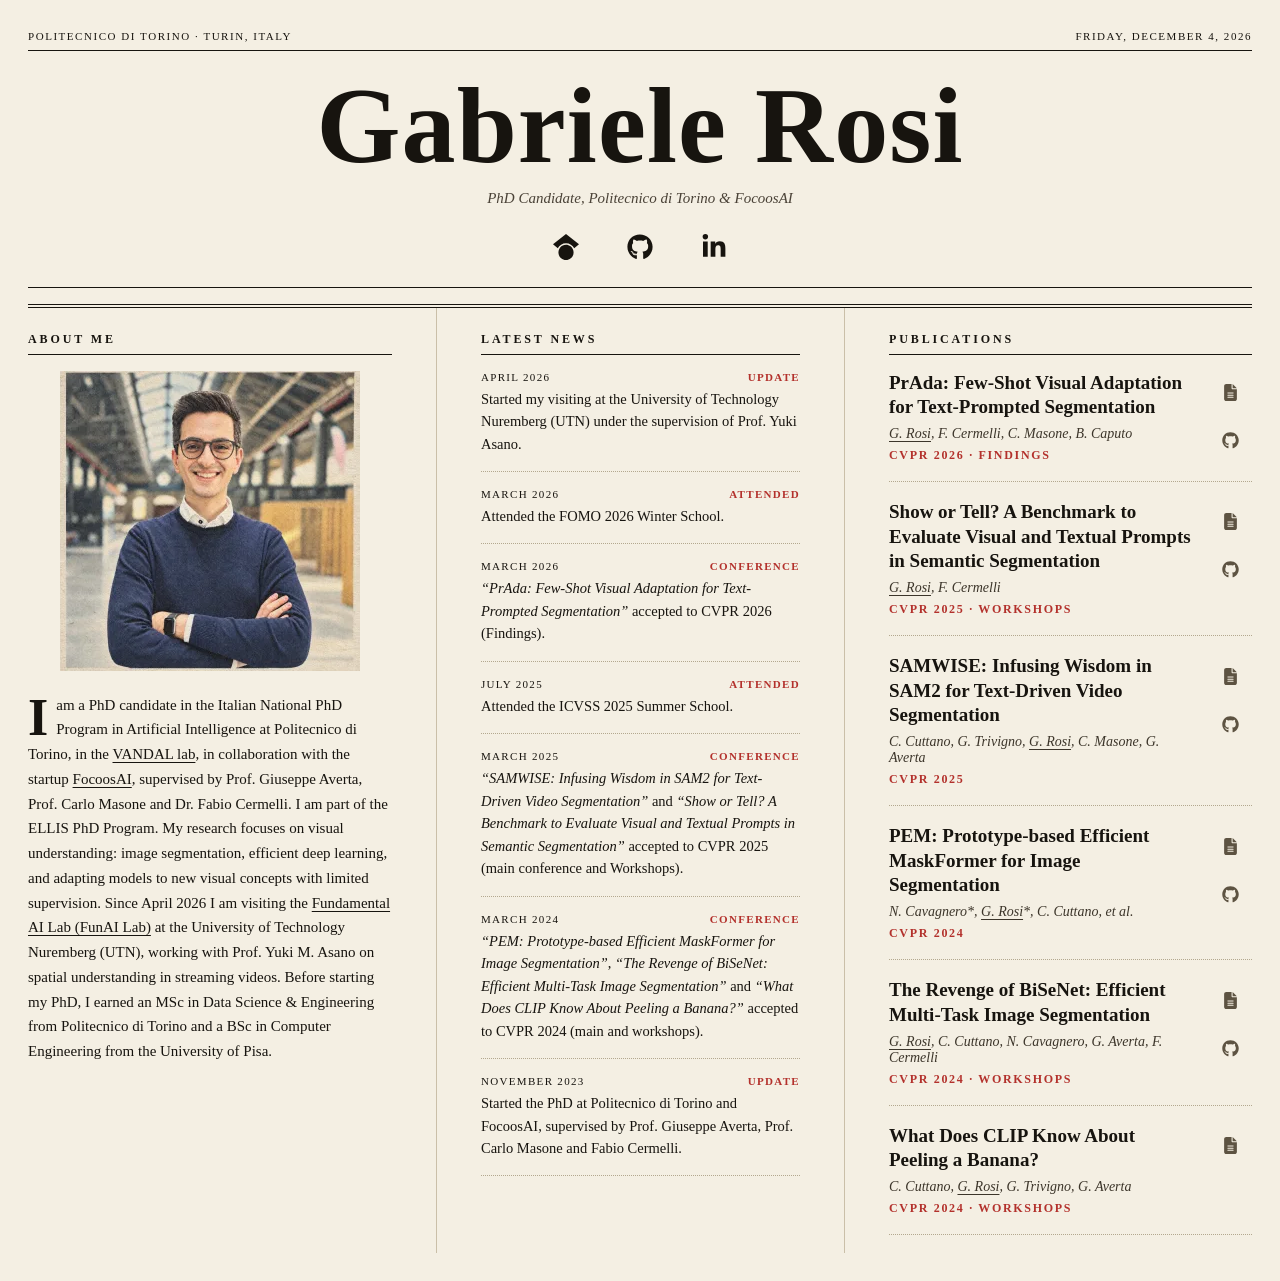
<file: index.html>
<!DOCTYPE html>
<!-- Generated by scripts/build-site.mjs. Edit js/data.js or this template, then rebuild. -->
<html lang="en">
<head>
<meta charset="UTF-8">
<meta name="viewport" content="width=device-width, initial-scale=1.0">
<title>Gabriele Rosi | PhD Candidate in Computer Vision</title>
<meta name="description" content="Gabriele Rosi, PhD candidate at Politecnico di Torino and FocoosAI, researches image and video segmentation, efficient deep learning, and visual adaptation.">
<link rel="canonical" href="https://gabrysse.github.io/">
<meta name="theme-color" content="#f4efe3">
<meta property="og:type" content="website">
<meta property="og:site_name" content="Gabriele Rosi">
<meta property="og:title" content="Gabriele Rosi | PhD Candidate in Computer Vision">
<meta property="og:description" content="Gabriele Rosi, PhD candidate at Politecnico di Torino and FocoosAI, researches image and video segmentation, efficient deep learning, and visual adaptation.">
<meta property="og:url" content="https://gabrysse.github.io/">
<meta property="og:image" content="https://gabrysse.github.io/images/profile-social.jpg">
<meta property="og:image:width" content="600">
<meta property="og:image:height" content="600">
<meta property="og:image:alt" content="Portrait of Gabriele Rosi">
<meta name="twitter:card" content="summary">
<meta name="twitter:title" content="Gabriele Rosi | PhD Candidate in Computer Vision">
<meta name="twitter:description" content="Gabriele Rosi, PhD candidate at Politecnico di Torino and FocoosAI, researches image and video segmentation, efficient deep learning, and visual adaptation.">
<meta name="twitter:image" content="https://gabrysse.github.io/images/profile-social.jpg">
<meta name="twitter:image:alt" content="Portrait of Gabriele Rosi">
<link rel="icon" href="favicon.ico" sizes="16x16 32x32 48x48">
<link rel="icon" href="favicon.svg" type="image/svg+xml" sizes="any">
<link rel="apple-touch-icon" href="apple-touch-icon.png" sizes="180x180">
<link rel="stylesheet" href="css/style.css">
<script type="application/ld+json">{"@context":"https://schema.org","@type":"ProfilePage","@id":"https://gabrysse.github.io/#profile","url":"https://gabrysse.github.io/","name":"Gabriele Rosi | PhD Candidate in Computer Vision","description":"Gabriele Rosi, PhD candidate at Politecnico di Torino and FocoosAI, researches image and video segmentation, efficient deep learning, and visual adaptation.","mainEntity":{"@type":"Person","@id":"https://gabrysse.github.io/#person","name":"Gabriele Rosi","url":"https://gabrysse.github.io/","image":"https://gabrysse.github.io/images/profile_image-600.webp","jobTitle":"PhD candidate","affiliation":[{"@type":"CollegeOrUniversity","name":"Politecnico di Torino"},{"@type":"Organization","name":"FocoosAI"}],"sameAs":["https://scholar.google.com/citations?user=8AfX1GcAAAAJ","https://github.com/Gabrysse","https://linkedin.com/in/gabrielerosi"]}}</script>
<script data-goatcounter="https://gabrysse.goatcounter.com/count"
        async src="https://gc.zgo.at/count.js"></script>
<script defer src="js/main.js"></script>
<meta name="google-site-verification" content="xz86_sJaA3vH1e_5WqRhvaCr2Cj2dqRN-EUu-XD6IGQ">
</head>
<body>
<a class="skip-link" href="#main-content">Skip to content</a>
<svg class="icon-sprite" xmlns="http://www.w3.org/2000/svg" aria-hidden="true" focusable="false"><defs>
<symbol id="icon-scholar" viewBox="0 0 512 512"><!--! Font Awesome Free 6.7.2 by @fontawesome - https://fontawesome.com License - https://fontawesome.com/license/free (Icons: CC BY 4.0, Fonts: SIL OFL 1.1, Code: MIT License) Copyright 2024 Fonticons, Inc. --><path d="M390.9 298.5c0 0 0 .1 .1 .1c9.2 19.4 14.4 41.1 14.4 64C405.3 445.1 338.5 512 256 512s-149.3-66.9-149.3-149.3c0-22.9 5.2-44.6 14.4-64h0c1.7-3.6 3.6-7.2 5.6-10.7c4.4-7.6 9.4-14.7 15-21.3c27.4-32.6 68.5-53.3 114.4-53.3c33.6 0 64.6 11.1 89.6 29.9c9.1 6.9 17.4 14.7 24.8 23.5c5.6 6.6 10.6 13.8 15 21.3c2 3.4 3.8 7 5.5 10.5zm26.4-18.8c-30.1-58.4-91-98.4-161.3-98.4s-131.2 40-161.3 98.4L0 202.7 256 0 512 202.7l-94.7 77.1z"/></symbol>
<symbol id="icon-github" viewBox="0 0 496 512"><!--! Font Awesome Free 6.7.2 by @fontawesome - https://fontawesome.com License - https://fontawesome.com/license/free (Icons: CC BY 4.0, Fonts: SIL OFL 1.1, Code: MIT License) Copyright 2024 Fonticons, Inc. --><path d="M165.9 397.4c0 2-2.3 3.6-5.2 3.6-3.3.3-5.6-1.3-5.6-3.6 0-2 2.3-3.6 5.2-3.6 3-.3 5.6 1.3 5.6 3.6zm-31.1-4.5c-.7 2 1.3 4.3 4.3 4.9 2.6 1 5.6 0 6.2-2s-1.3-4.3-4.3-5.2c-2.6-.7-5.5.3-6.2 2.3zm44.2-1.7c-2.9.7-4.9 2.6-4.6 4.9.3 2 2.9 3.3 5.9 2.6 2.9-.7 4.9-2.6 4.6-4.6-.3-1.9-3-3.2-5.9-2.9zM244.8 8C106.1 8 0 113.3 0 252c0 110.9 69.8 205.8 169.5 239.2 12.8 2.3 17.3-5.6 17.3-12.1 0-6.2-.3-40.4-.3-61.4 0 0-70 15-84.7-29.8 0 0-11.4-29.1-27.8-36.6 0 0-22.9-15.7 1.6-15.4 0 0 24.9 2 38.6 25.8 21.9 38.6 58.6 27.5 72.9 20.9 2.3-16 8.8-27.1 16-33.7-55.9-6.2-112.3-14.3-112.3-110.5 0-27.5 7.6-41.3 23.6-58.9-2.6-6.5-11.1-33.3 2.6-67.9 20.9-6.5 69 27 69 27 20-5.6 41.5-8.5 62.8-8.5s42.8 2.9 62.8 8.5c0 0 48.1-33.6 69-27 13.7 34.7 5.2 61.4 2.6 67.9 16 17.7 25.8 31.5 25.8 58.9 0 96.5-58.9 104.2-114.8 110.5 9.2 7.9 17 22.9 17 46.4 0 33.7-.3 75.4-.3 83.6 0 6.5 4.6 14.4 17.3 12.1C428.2 457.8 496 362.9 496 252 496 113.3 383.5 8 244.8 8zM97.2 352.9c-1.3 1-1 3.3.7 5.2 1.6 1.6 3.9 2.3 5.2 1 1.3-1 1-3.3-.7-5.2-1.6-1.6-3.9-2.3-5.2-1zm-10.8-8.1c-.7 1.3.3 2.9 2.3 3.9 1.6 1 3.6.7 4.3-.7.7-1.3-.3-2.9-2.3-3.9-2-.6-3.6-.3-4.3.7zm32.4 35.6c-1.6 1.3-1 4.3 1.3 6.2 2.3 2.3 5.2 2.6 6.5 1 1.3-1.3.7-4.3-1.3-6.2-2.2-2.3-5.2-2.6-6.5-1zm-11.4-14.7c-1.6 1-1.6 3.6 0 5.9 1.6 2.3 4.3 3.3 5.6 2.3 1.6-1.3 1.6-3.9 0-6.2-1.4-2.3-4-3.3-5.6-2z"/></symbol>
<symbol id="icon-linkedin" viewBox="0 0 448 512"><!--! Font Awesome Free 6.7.2 by @fontawesome - https://fontawesome.com License - https://fontawesome.com/license/free (Icons: CC BY 4.0, Fonts: SIL OFL 1.1, Code: MIT License) Copyright 2024 Fonticons, Inc. --><path d="M100.28 448H7.4V148.9h92.88zM53.79 108.1C24.09 108.1 0 83.5 0 53.8a53.79 53.79 0 0 1 107.58 0c0 29.7-24.1 54.3-53.79 54.3zM447.9 448h-92.68V302.4c0-34.7-.7-79.2-48.29-79.2-48.29 0-55.69 37.7-55.69 76.7V448h-92.78V148.9h89.08v40.8h1.3c12.4-23.5 42.69-48.3 87.88-48.3 94 0 111.28 61.9 111.28 142.3V448z"/></symbol>
<symbol id="icon-paper" viewBox="0 0 384 512"><!--! Font Awesome Free 6.7.2 by @fontawesome - https://fontawesome.com License - https://fontawesome.com/license/free (Icons: CC BY 4.0, Fonts: SIL OFL 1.1, Code: MIT License) Copyright 2024 Fonticons, Inc. --><path d="M64 0C28.7 0 0 28.7 0 64L0 448c0 35.3 28.7 64 64 64l256 0c35.3 0 64-28.7 64-64l0-288-128 0c-17.7 0-32-14.3-32-32L224 0 64 0zM256 0l0 128 128 0L256 0zM112 256l160 0c8.8 0 16 7.2 16 16s-7.2 16-16 16l-160 0c-8.8 0-16-7.2-16-16s7.2-16 16-16zm0 64l160 0c8.8 0 16 7.2 16 16s-7.2 16-16 16l-160 0c-8.8 0-16-7.2-16-16s7.2-16 16-16zm0 64l160 0c8.8 0 16 7.2 16 16s-7.2 16-16 16l-160 0c-8.8 0-16-7.2-16-16s7.2-16 16-16z"/></symbol>
<symbol id="icon-chevron-down" viewBox="0 0 512 512"><!--! Font Awesome Free 6.7.2 by @fontawesome - https://fontawesome.com License - https://fontawesome.com/license/free (Icons: CC BY 4.0, Fonts: SIL OFL 1.1, Code: MIT License) Copyright 2024 Fonticons, Inc. --><path d="M233.4 406.6c12.5 12.5 32.8 12.5 45.3 0l192-192c12.5-12.5 12.5-32.8 0-45.3s-32.8-12.5-45.3 0L256 338.7 86.6 169.4c-12.5-12.5-32.8-12.5-45.3 0s-12.5 32.8 0 45.3l192 192z"/></symbol>
</defs></svg>
<div class="wrap">
  <header>
    <div class="topline">
      <span id="topline-location">Politecnico di Torino · Turin, Italy</span>
      <time id="topline-date"></time>
    </div>
    <div class="masthead">
      <h1 id="site-name">Gabriele Rosi</h1>
      <p class="tag" id="site-tagline">PhD Candidate, Politecnico di Torino &amp; FocoosAI</p>
      <nav class="mcontact" id="site-contact" aria-label="Professional profiles">
<a href="https://scholar.google.com/citations?user=8AfX1GcAAAAJ" target="_blank" rel="noopener" aria-label="Google Scholar (opens in a new tab)" title="Google Scholar" data-track-event="outbound:contact" data-track-title="Google Scholar"><svg class="icon" aria-hidden="true" focusable="false"><use href="#icon-scholar"></use></svg></a>
<a href="https://github.com/Gabrysse" target="_blank" rel="noopener" aria-label="GitHub (opens in a new tab)" title="GitHub" data-track-event="outbound:contact" data-track-title="GitHub"><svg class="icon" aria-hidden="true" focusable="false"><use href="#icon-github"></use></svg></a>
<a href="https://linkedin.com/in/gabrielerosi" target="_blank" rel="noopener" aria-label="LinkedIn (opens in a new tab)" title="LinkedIn" data-track-event="outbound:contact" data-track-title="LinkedIn"><svg class="icon" aria-hidden="true" focusable="false"><use href="#icon-linkedin"></use></svg></a>
      </nav>
      <nav class="section-nav" aria-label="Page sections">
<a href="#about">About me</a>
<a href="#news">Latest news</a>
<a href="#publications">Publications</a>
      </nav>
      <div class="rule" aria-hidden="true"></div>
    </div>
  </header>
  <main class="cols" id="main-content" tabindex="-1" style="--cols: 1fr 1fr 1fr">
<section class="col" id="about" aria-labelledby="about-heading">
<h2 class="k" id="about-heading">About me</h2>
<img class="portrait" src="images/profile_image-600.webp" srcset="images/profile_image-300.webp 300w, images/profile_image-600.webp 600w" sizes="(max-width: 327px) calc(100vw - 28px), 300px" alt="Portrait of Gabriele Rosi" width="600" height="600" fetchpriority="high" decoding="async">
<p class="bio"><span class="dc">I</span> am a PhD candidate in the Italian National PhD Program in Artificial Intelligence at Politecnico di Torino, in the <a href="https://vandal.polito.it/">VANDAL lab</a>, in collaboration with the startup <a href="https://www.focoos.ai/">FocoosAI</a>, supervised by Prof. Giuseppe Averta, Prof. Carlo Masone and Dr. Fabio Cermelli. I am part of the ELLIS PhD Program. My research focuses on visual understanding: image segmentation, efficient deep learning, and adapting models to new visual concepts with limited supervision. Since April 2026 I am visiting the <a href="https://fundamentalailab.github.io/">Fundamental AI Lab (FunAI Lab)</a> at the University of Technology Nuremberg (UTN), working with Prof. Yuki M. Asano on spatial understanding in streaming videos. Before starting my PhD, I earned an MSc in Data Science & Engineering from Politecnico di Torino and a BSc in Computer Engineering from the University of Pisa.</p>
</section>
<section class="col" id="news" aria-labelledby="news-heading">
<h2 class="k" id="news-heading">Latest news</h2>
<article class="news">
<div class="nmeta"><time datetime="2026-04">April 2026</time><span class="ntype">Update</span></div>
<p>Started my visiting at the University of Technology Nuremberg (UTN) under the supervision of Prof. Yuki Asano.</p>
</article>
<article class="news">
<div class="nmeta"><time datetime="2026-03">March 2026</time><span class="ntype">Attended</span></div>
<p>Attended the FOMO 2026 Winter School.</p>
</article>
<article class="news">
<div class="nmeta"><time datetime="2026-03">March 2026</time><span class="ntype">Conference</span></div>
<p><em>“PrAda: Few-Shot Visual Adaptation for Text-Prompted Segmentation”</em> accepted to CVPR 2026 (Findings).</p>
</article>
<div id="older-news">
<article class="news">
<div class="nmeta"><time datetime="2025-07">July 2025</time><span class="ntype">Attended</span></div>
<p>Attended the ICVSS 2025 Summer School.</p>
</article>
<article class="news">
<div class="nmeta"><time datetime="2025-03">March 2025</time><span class="ntype">Conference</span></div>
<p><em>“SAMWISE: Infusing Wisdom in SAM2 for Text-Driven Video Segmentation”</em> and <em>“Show or Tell? A Benchmark to Evaluate Visual and Textual Prompts in Semantic Segmentation”</em> accepted to CVPR 2025 (main conference and Workshops).</p>
</article>
<article class="news">
<div class="nmeta"><time datetime="2024-03">March 2024</time><span class="ntype">Conference</span></div>
<p><em>“PEM: Prototype-based Efficient MaskFormer for Image Segmentation”</em>, <em>“The Revenge of BiSeNet: Efficient Multi-Task Image Segmentation”</em> and <em>“What Does CLIP Know About Peeling a Banana?”</em> accepted to CVPR 2024 (main and workshops).</p>
</article>
<article class="news">
<div class="nmeta"><time datetime="2023-11">November 2023</time><span class="ntype">Update</span></div>
<p>Started the PhD at Politecnico di Torino and FocoosAI, supervised by Prof. Giuseppe Averta, Prof. Carlo Masone and Fabio Cermelli.</p>
</article>
</div>
<button id="news-toggle" class="show-more" type="button" aria-controls="older-news" aria-expanded="true" hidden><span data-toggle-label>Show more</span><svg class="icon" aria-hidden="true" focusable="false"><use href="#icon-chevron-down"></use></svg></button>
</section>
<section class="col" id="publications" aria-labelledby="publications-heading">
<h2 class="k" id="publications-heading">Publications</h2>
<article class="pub">
<div class="pbody"><h3>PrAda: Few-Shot Visual Adaptation for Text-Prompted Segmentation</h3><p class="pa"><u>G. Rosi</u>, F. Cermelli, C. Masone, B. Caputo</p><p class="pv">CVPR 2026 · Findings</p></div>
<div class="plinks"><a href="https://arxiv.org/abs/2605.19623" target="_blank" rel="noopener" aria-label="Paper: PrAda: Few-Shot Visual Adaptation for Text-Prompted Segmentation (opens in a new tab)" title="Paper" data-track-event="outbound:paper" data-track-title="PrAda: Few-Shot Visual Adaptation for Text-Prompted Segmentation"><svg class="icon" aria-hidden="true" focusable="false"><use href="#icon-paper"></use></svg></a>
<a href="https://github.com/FocoosAI/PrAda" target="_blank" rel="noopener" aria-label="Code: PrAda: Few-Shot Visual Adaptation for Text-Prompted Segmentation (opens in a new tab)" title="Code" data-track-event="outbound:code" data-track-title="PrAda: Few-Shot Visual Adaptation for Text-Prompted Segmentation"><svg class="icon" aria-hidden="true" focusable="false"><use href="#icon-github"></use></svg></a></div>
</article>
<article class="pub">
<div class="pbody"><h3>Show or Tell? A Benchmark to Evaluate Visual and Textual Prompts in Semantic Segmentation</h3><p class="pa"><u>G. Rosi</u>, F. Cermelli</p><p class="pv">CVPR 2025 · Workshops</p></div>
<div class="plinks"><a href="https://arxiv.org/abs/2505.06280" target="_blank" rel="noopener" aria-label="Paper: Show or Tell? A Benchmark to Evaluate Visual and Textual Prompts in Semantic Segmentation (opens in a new tab)" title="Paper" data-track-event="outbound:paper" data-track-title="Show or Tell? A Benchmark to Evaluate Visual and Textual Prompts in Semantic Segmentation"><svg class="icon" aria-hidden="true" focusable="false"><use href="#icon-paper"></use></svg></a>
<a href="https://github.com/FocoosAI/ShowOrTell" target="_blank" rel="noopener" aria-label="Code: Show or Tell? A Benchmark to Evaluate Visual and Textual Prompts in Semantic Segmentation (opens in a new tab)" title="Code" data-track-event="outbound:code" data-track-title="Show or Tell? A Benchmark to Evaluate Visual and Textual Prompts in Semantic Segmentation"><svg class="icon" aria-hidden="true" focusable="false"><use href="#icon-github"></use></svg></a></div>
</article>
<article class="pub">
<div class="pbody"><h3>SAMWISE: Infusing Wisdom in SAM2 for Text-Driven Video Segmentation</h3><p class="pa">C. Cuttano, G. Trivigno, <u>G. Rosi</u>, C. Masone, G. Averta</p><p class="pv">CVPR 2025</p></div>
<div class="plinks"><a href="https://arxiv.org/abs/2411.17646" target="_blank" rel="noopener" aria-label="Paper: SAMWISE: Infusing Wisdom in SAM2 for Text-Driven Video Segmentation (opens in a new tab)" title="Paper" data-track-event="outbound:paper" data-track-title="SAMWISE: Infusing Wisdom in SAM2 for Text-Driven Video Segmentation"><svg class="icon" aria-hidden="true" focusable="false"><use href="#icon-paper"></use></svg></a>
<a href="https://claudiacuttano.github.io/SAMWISE/" target="_blank" rel="noopener" aria-label="Code: SAMWISE: Infusing Wisdom in SAM2 for Text-Driven Video Segmentation (opens in a new tab)" title="Code" data-track-event="outbound:code" data-track-title="SAMWISE: Infusing Wisdom in SAM2 for Text-Driven Video Segmentation"><svg class="icon" aria-hidden="true" focusable="false"><use href="#icon-github"></use></svg></a></div>
</article>
<article class="pub">
<div class="pbody"><h3>PEM: Prototype-based Efficient MaskFormer for Image Segmentation</h3><p class="pa">N. Cavagnero*, <u>G. Rosi</u>*, C. Cuttano, et al.</p><p class="pv">CVPR 2024</p></div>
<div class="plinks"><a href="https://arxiv.org/abs/2402.19422" target="_blank" rel="noopener" aria-label="Paper: PEM: Prototype-based Efficient MaskFormer for Image Segmentation (opens in a new tab)" title="Paper" data-track-event="outbound:paper" data-track-title="PEM: Prototype-based Efficient MaskFormer for Image Segmentation"><svg class="icon" aria-hidden="true" focusable="false"><use href="#icon-paper"></use></svg></a>
<a href="https://niccolocavagnero.github.io/PEM/" target="_blank" rel="noopener" aria-label="Code: PEM: Prototype-based Efficient MaskFormer for Image Segmentation (opens in a new tab)" title="Code" data-track-event="outbound:code" data-track-title="PEM: Prototype-based Efficient MaskFormer for Image Segmentation"><svg class="icon" aria-hidden="true" focusable="false"><use href="#icon-github"></use></svg></a></div>
</article>
<article class="pub">
<div class="pbody"><h3>The Revenge of BiSeNet: Efficient Multi-Task Image Segmentation</h3><p class="pa"><u>G. Rosi</u>, C. Cuttano, N. Cavagnero, G. Averta, F. Cermelli</p><p class="pv">CVPR 2024 · Workshops</p></div>
<div class="plinks"><a href="https://arxiv.org/abs/2404.09570" target="_blank" rel="noopener" aria-label="Paper: The Revenge of BiSeNet: Efficient Multi-Task Image Segmentation (opens in a new tab)" title="Paper" data-track-event="outbound:paper" data-track-title="The Revenge of BiSeNet: Efficient Multi-Task Image Segmentation"><svg class="icon" aria-hidden="true" focusable="false"><use href="#icon-paper"></use></svg></a>
<a href="https://focoosai.github.io/focoos/models/bisenetformer/" target="_blank" rel="noopener" aria-label="Code: The Revenge of BiSeNet: Efficient Multi-Task Image Segmentation (opens in a new tab)" title="Code" data-track-event="outbound:code" data-track-title="The Revenge of BiSeNet: Efficient Multi-Task Image Segmentation"><svg class="icon" aria-hidden="true" focusable="false"><use href="#icon-github"></use></svg></a></div>
</article>
<article class="pub">
<div class="pbody"><h3>What Does CLIP Know About Peeling a Banana?</h3><p class="pa">C. Cuttano, <u>G. Rosi</u>, G. Trivigno, G. Averta</p><p class="pv">CVPR 2024 · Workshops</p></div>
<div class="plinks"><a href="https://arxiv.org/abs/2404.12015" target="_blank" rel="noopener" aria-label="Paper: What Does CLIP Know About Peeling a Banana? (opens in a new tab)" title="Paper" data-track-event="outbound:paper" data-track-title="What Does CLIP Know About Peeling a Banana?"><svg class="icon" aria-hidden="true" focusable="false"><use href="#icon-paper"></use></svg></a></div>
</article>
</section>
  </main>

</div>
</body>
</html>
</file>
<file: css/style.css>
*, *::before, *::after { box-sizing: border-box; margin: 0; padding: 0; }
html { scroll-behavior: smooth; }
body { background: #f4efe3; color: #17140f; font-family: Georgia, "Times New Roman", serif; }
a { color: inherit; }
[hidden] { display: none !important; }
a:focus-visible, button:focus-visible { outline: 2px solid #b3312c; outline-offset: 4px; }
.skip-link {
  position: fixed; top: 8px; left: 8px; z-index: 10; transform: translateY(-160%);
  padding: 12px 16px; background: #17140f; color: #f4efe3;
}
.skip-link:focus { transform: translateY(0); }
.icon-sprite { position: absolute; width: 0; height: 0; overflow: hidden; }
.icon { display: block; width: 1em; height: 1em; fill: currentColor; overflow: visible; flex-shrink: 0; }
.wrap { max-width: 1380px; margin: 0 auto; padding: 30px 28px 28px; }
.topline {
  display: flex; justify-content: space-between; gap: 12px;
  font-size: 11px; letter-spacing: .14em; text-transform: uppercase;
  border-bottom: 1px solid #17140f; padding-bottom: 8px;
}
.masthead { text-align: center; padding: 24px 0 16px; border-bottom: 4px double #17140f; }
#topline-date { min-height: 1em; }
.masthead h1 {
  font-family: Didot, "Bodoni MT", "Playfair Display", Georgia, serif;
  font-weight: 700; font-size: clamp(52px, 9vw, 108px); line-height: .95; letter-spacing: .01em;
}
.masthead .tag { margin-top: 12px; font-style: italic; font-size: 15px; color: #4a4237; }
.rule { height: 1px; background: #17140f; margin-top: 4px; }
.cols { display: grid; grid-template-columns: var(--cols, 1fr 1fr 1fr); }
.cols:focus { outline: none; }
.col { padding: 24px 44px 0; border-left: 1px solid #cabfa8; min-width: 0; scroll-margin-top: 16px; }
.col:first-child { border-left: 0; padding-left: 0; }
.col:last-child { padding-right: 0; }
h2.k {
  font-size: 12px; letter-spacing: .24em; text-transform: uppercase; font-weight: 700;
  border-bottom: 1px solid #17140f; padding-bottom: 7px; margin-bottom: 16px;
}
.news { padding-bottom: 16px; margin-bottom: 16px; border-bottom: 1px dotted #b3a88f; }
.nmeta { display: flex; justify-content: space-between; font-size: 11px; letter-spacing: .12em; text-transform: uppercase; margin-bottom: 5px; }
.ntype { color: #b3312c; font-weight: 700; }
.news p { font-size: 14.5px; line-height: 1.55; }
.show-more {
  display: flex; align-items: center; gap: 8px; margin-top: 2px;
  font-family: inherit; font-size: 11px; letter-spacing: .18em; text-transform: uppercase;
  color: #5d5342; background: transparent; border: 1px solid #cabfa8; padding: 9px 14px; min-height: 44px;
  cursor: pointer; transition: color .15s ease, border-color .15s ease;
}
.show-more:hover { color: #b3312c; border-color: #b3312c; }
.show-more .icon { font-size: 10px; transition: transform .15s ease; }
.show-more[aria-expanded="true"] .icon { transform: rotate(180deg); }
.pub { padding-bottom: 18px; margin-bottom: 18px; border-bottom: 1px dotted #b3a88f; display: flex; gap: 14px; align-items: flex-start; }
.pub .pbody { flex: 1; min-width: 0; }
.pub h3 { font-size: 19px; line-height: 1.3; font-weight: 700; }
.pa { font-style: italic; font-size: 14px; margin-top: 6px; color: #3c352a; }
.pa u { text-underline-offset: 3px; }
.pv { margin-top: 6px; font-size: 12px; letter-spacing: .14em; text-transform: uppercase; color: #b3312c; font-weight: 700; }
.plinks { display: flex; flex-direction: column; align-items: center; gap: 4px; flex-shrink: 0; }
.plinks a { display: flex; align-items: center; justify-content: center; width: 44px; height: 44px; font-size: 17px; color: #5d5342; text-decoration: none; transition: color .15s ease; }
.plinks a:hover { color: #b3312c; }
.bio { font-size: 15px; line-height: 1.65; }
.portrait { width: 100%; max-width: 300px; height: auto; display: block; margin: 0 auto 22px; }
.bio .dc {
  float: left; font-size: 52px; line-height: .82; padding: 4px 8px 0 0;
  font-family: Didot, "Bodoni MT", Georgia, serif; font-weight: 700;
}
.bio a { text-decoration: underline; text-underline-offset: 3px; transition: color .15s ease; }
.bio a:hover { color: #b3312c; }
.mcontact { margin-top: 18px; margin-bottom: 18px; display: flex; justify-content: center; gap: 30px; }
.mcontact a { display: flex; align-items: center; justify-content: center; width: 44px; height: 44px; font-size: 26px; color: #17140f; text-decoration: none; transition: color .15s ease; }
.mcontact a:hover { color: #b3312c; }
.section-nav { display: none; }
.foot { margin-top: 28px; border-top: 1px solid #17140f; padding-top: 10px; text-align: center; font-size: 11px; letter-spacing: .18em; text-transform: uppercase; color: #5d5342; }

@media (max-width: 960px) {
  .cols { grid-template-columns: 1fr; }
  .col { border-left: 0; padding: 22px 0; border-top: 1px solid #cabfa8; }
  .col:first-child { border-top: 0; }
  .topline { flex-wrap: wrap; }
  .section-nav { display: flex; flex-wrap: wrap; justify-content: center; gap: 0 20px; }
  .section-nav a { display: flex; align-items: center; min-height: 44px; font-size: 11px; letter-spacing: .1em; text-transform: uppercase; text-underline-offset: 3px; }
}
@media (max-width: 600px) {
  .wrap { padding: 16px 14px 20px; }
  .topline { font-size: 10px; gap: 6px; flex-direction: column; }
  .masthead h1 { font-size: clamp(36px, 10vw, 56px) !important; }
  .masthead .tag { font-size: 13px; }
  .mcontact { gap: 22px; }
  .mcontact a { font-size: 22px; }
  .pub { gap: 10px; }
}
@media (prefers-reduced-motion: reduce) {
  html { scroll-behavior: auto; }
  .show-more, .show-more .icon, .plinks a, .mcontact a, .bio a { transition: none; }
}
</file>
